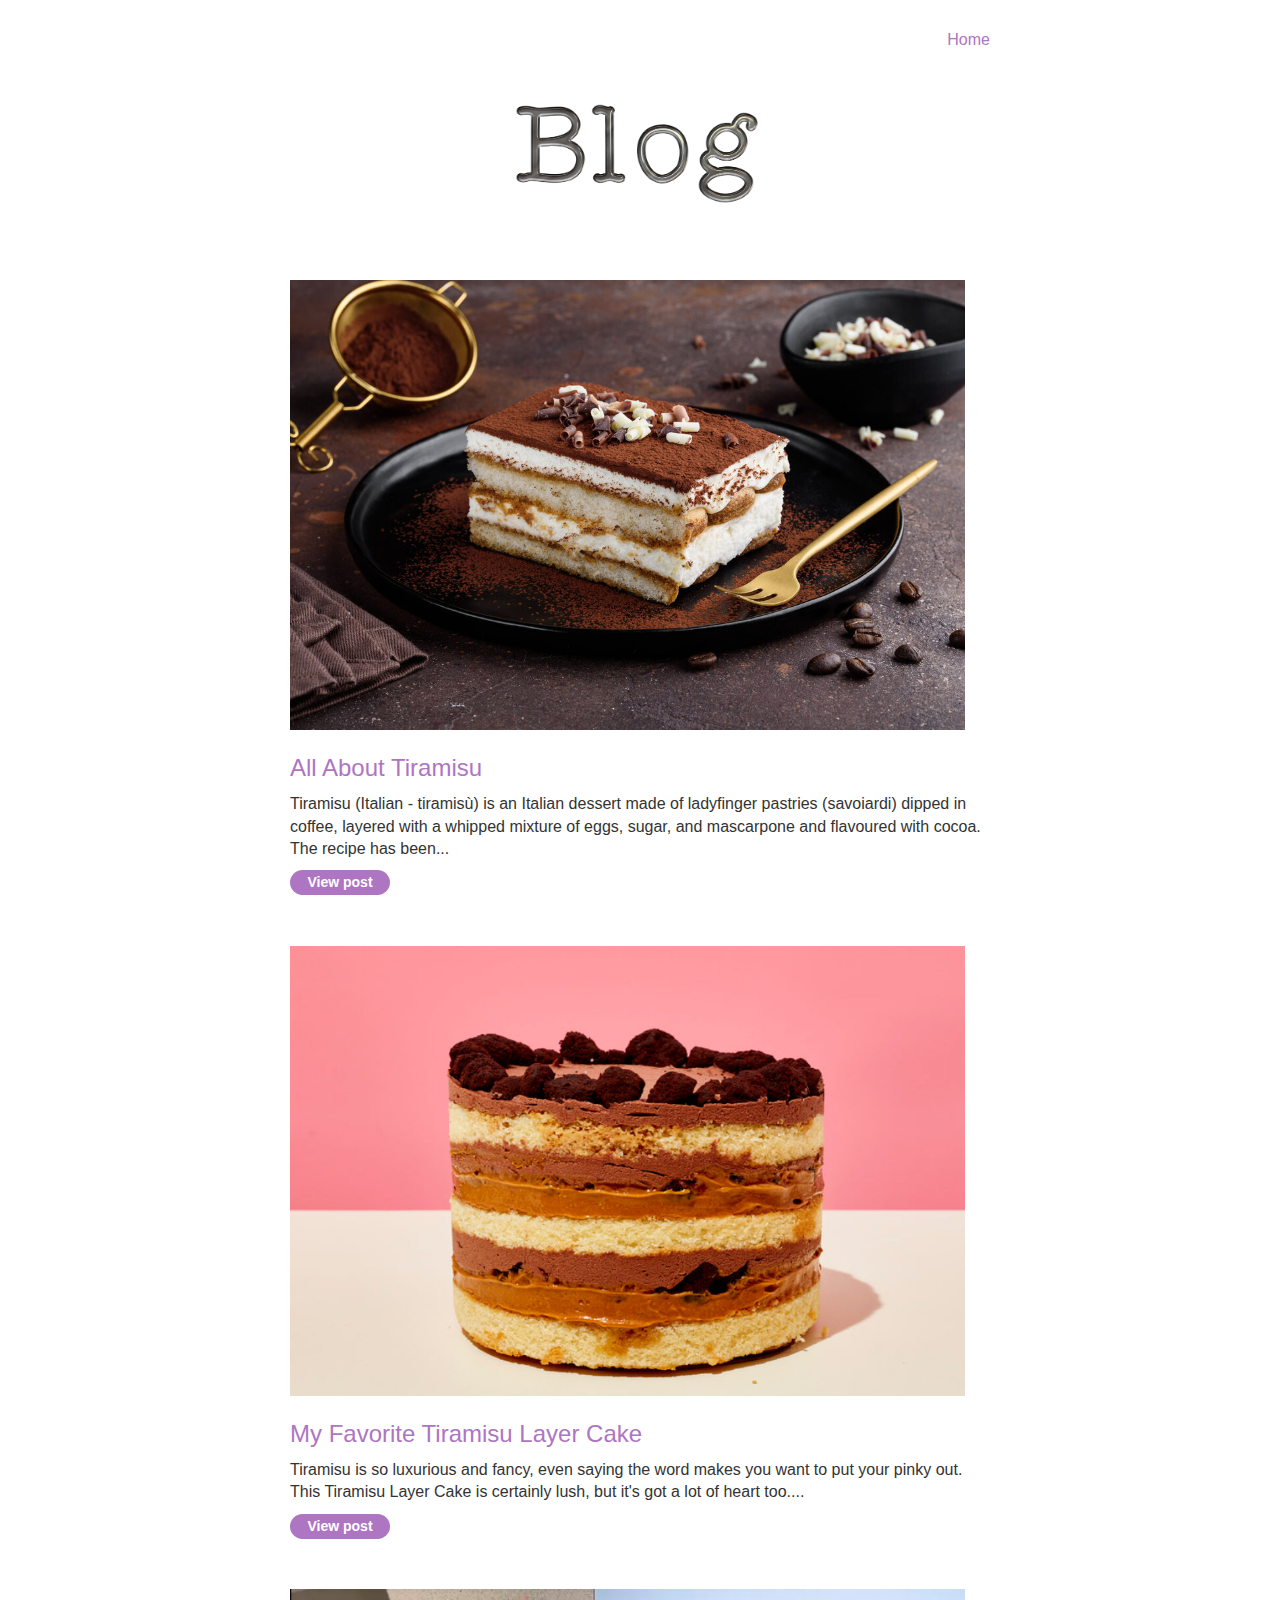
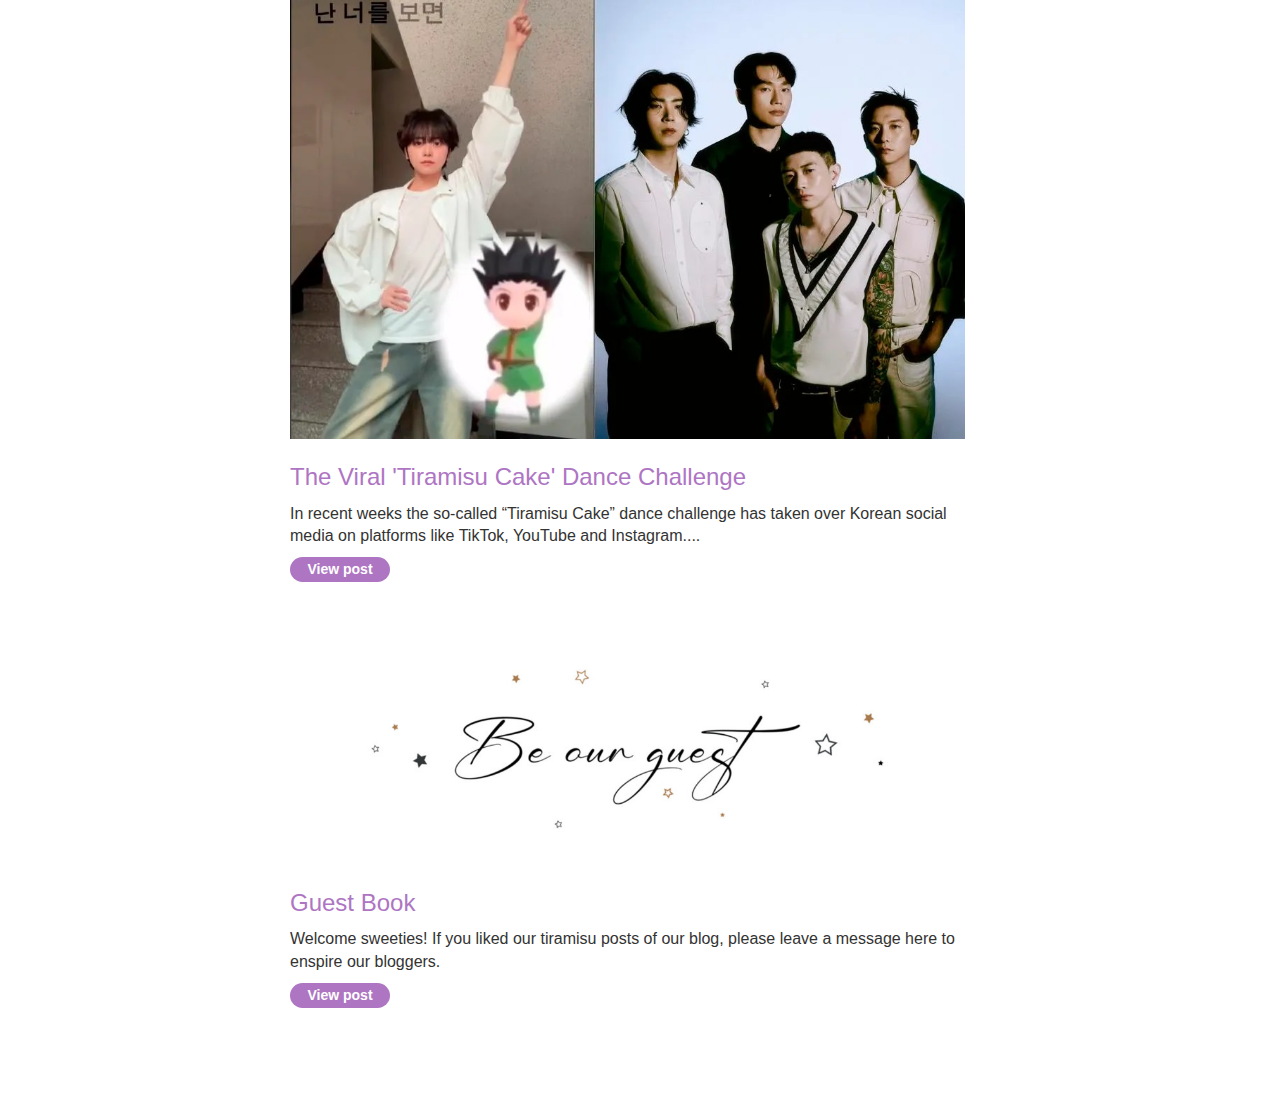
<file: index.html>
<!DOCTYPE html>
<html>
    <head>
        <meta charset="UTF-8"> 
        <link href="resources/css/labsBlog.css" rel="stylesheet">
        <title>TiRaMiSu CAKE</title>
    </head>
    <body>
        <div theme="blog">
            <section class="maincontainer">
                <div class="container is-page">
                    <header class="navigation-header">
                        <section class="top-links">
                            <a href="index.html">Home</a><p>|</p>
                        </section>
                    </header>
                    <header class="notification-header">
                    </header>
                    <div style="text-align: center;">
                        <br><br><img src="resources/images/blogtext.png" width="250" height="123"><br><br>
                    </div>
                    <section class="blog-list">
                        <div class="blog-post">
                            <a href="post1.php"><img src="resources/images/tiramisu1.jpg" width="675" height="450"></a>
                            <h2>All About Tiramisu</h2>
                            <p>Tiramisu (Italian - tiramisù) is an Italian dessert made of ladyfinger pastries (savoiardi) dipped in coffee, layered with a whipped mixture of eggs, sugar, and mascarpone and flavoured with cocoa. The recipe has been...</p>
                            <a class="button is-small" href="post1.php">View post</a>
                        </div>
                        <br>
                        <div class="blog-post">
                            <a href="post2.php"><img src="resources/images/tiramisu2.png" width="675" height="450"></a>
                            <h2>My Favorite Tiramisu Layer Cake</h2>
                            <p>Tiramisu is so luxurious and fancy, even saying the word makes you want to put your pinky out. This Tiramisu Layer Cake is certainly lush, but it's got a lot of heart too....</p>
                            <a class="button is-small" href="post2.php">View post</a>
                        </div>
                        <br>
                        <div class="blog-post">
                            <a href="post3.php"><img src="resources/images/tiramisu3.jpg" width="675" height="450"></a>
                            <h2>The Viral 'Tiramisu Cake' Dance Challenge</h2>
                            <p>In recent weeks the so-called “Tiramisu Cake” dance challenge has taken over Korean social media on platforms like TikTok, YouTube and Instagram....</p>
                            <a class="button is-small" href="post3.php">View post</a>
                        </div>
                        <br>
                        <div class="blog-post">
                            <a href="guest_book.html"><img src="resources/images/guest.jpg" width="675"></a>
                            <h2>Guest Book</h2>
                            <p>Welcome sweeties! If you liked our tiramisu posts of our blog, please leave a message here to enspire our bloggers.</p>
                            <a class="button is-small" href="guest_book.html">View post</a>
                        </div>
                        <br>
                    </section>
                </div>
            </section>
        </div>
    </body>
</html>
</file>
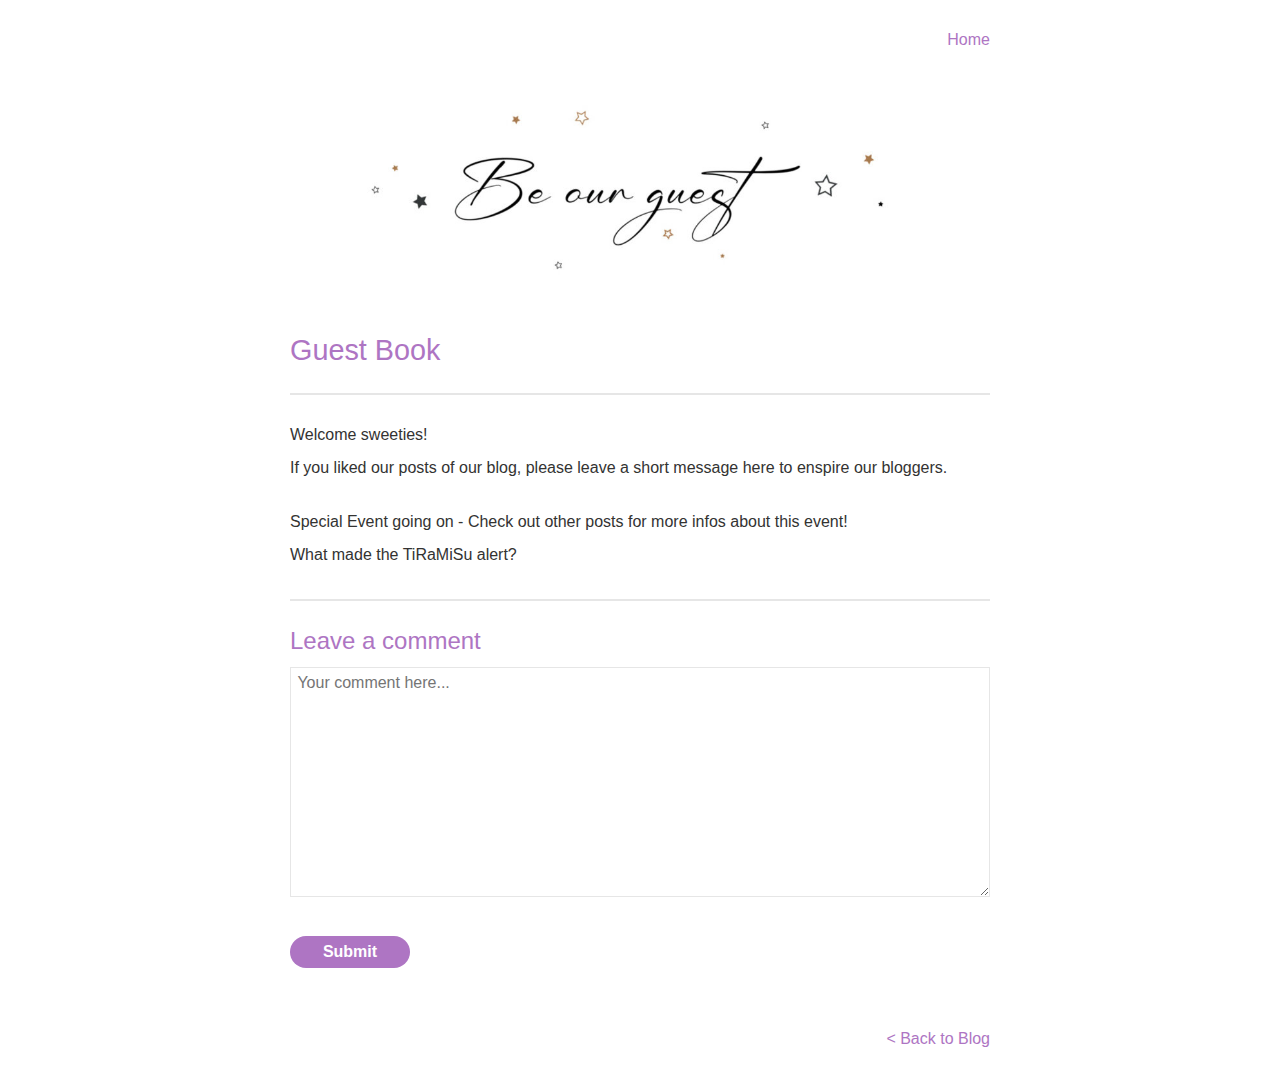
<file: guest_book.html>
<!DOCTYPE html> 
<html>
    <head>
        <meta charset="UTF-8">
        <link href=resources/css/labsBlog.css rel=stylesheet>
        <title>TiRaMiSu CAKE</title>
    </head>
    <body>
        <div theme="blog">
            <section class="maincontainer">
                <div class="container is-page">
                    <header class="navigation-header">
                        <section class="top-links">
                            <a href="index.html">Home</a><p>|</p>
                        </section>
                    </header>
                    <header class="notification-header">
                    </header>
                    <div class="blog-post">
                        <br>
                        <img src="resources/images/guest.jpg" width="675"> 
                        <h1>Guest Book</h1>
                        <hr>
                        <p>Welcome sweeties!</p>
                        <p>If you liked our posts of our blog, please leave a short message here to enspire our bloggers.</p>
                        <br>
                        <p>Special Event going on - Check out other posts for more infos about this event!</p>
                        <p>What made the TiRaMiSu alert?</p>
                        <br>
                        <hr>
                        <section class="add-comment">
                            <h2>Leave a comment</h2>
                            <form action="submit_comment.php" method="POST">
                                <textarea required rows="12" cols="300" name="comment" placeholder="Your comment here..."></textarea>
                                <button class="button" type="submit">Submit</button>
                            </form>
                        </section>
                        <br><br>
                        <div class="is-linkback">
                            <a href="index.html">Back to Blog</a>
                        </div>
                    </div>
                </div>
            </section>
            <div class="footer-wrapper">
            </div>
        </div>
    </body>
</html>
</file>
<file: resources/css/labsBlog.css>
:root {
    --spacingbase: 0.9em;
  }
  
  @media (min-width: 992px) {
    :root {
      --spacingbase: 1em;
    }
  }
  @media (min-width: 1200px) {
    :root {
      --spacingbase: 1.1em;
    }
  }
  /*2*/
  /*4*/
  /*8*/
  /*12*/
  /*20*/
  /*32*/
  /*52*/
  /*84*/
  /* component spacing */
  /*Spacing used for container columns layouts*/
  :root {
    /* set base values */
    --text-base-size: 1em;
    --text-scale-ratio: 1.1;
    /* type scale */
    --text-xs: calc(1em / (var(--text-scale-ratio) * var(--text-scale-ratio)));
    --text-sm: calc(1em / var(--text-scale-ratio));
    --text-md: calc(1.01em * var(--text-scale-ratio));
    --text-lg: calc(1em * var(--text-scale-ratio) * var(--text-scale-ratio));
    --text-xl: calc(1em * var(--text-scale-ratio) * var(--text-scale-ratio) * var(--text-scale-ratio));
    --text-xxl: calc(1em * var(--text-scale-ratio) * var(--text-scale-ratio) * var(--text-scale-ratio) * var(--text-scale-ratio));
    --text-xxxl: calc(1em * var(--text-scale-ratio) * var(--text-scale-ratio) * var(--text-scale-ratio) * var(--text-scale-ratio) * var(--text-scale-ratio));
    /* line-height */
    --heading-line-height: 1;
    --text-lineheight: 1.4;
    --text-lineheight-sm: 1.3;
    --text-lineheight-md: 1.45;
    --text-lineheight-lrg: 1.5;
  }
  
  @media (min-width: 992px) {
    :root {
      --text-scale-ratio: 1.15;
      --text-lineheight: 1.45;
    }
  }
  @media (min-width: 1200px) {
    :root {
      --text-scale-ratio: 1.2;
      --text-lineheight: 1.5;
    }
  }
  .orange-border-bottom {
    border-bottom: 2px solid #ff6633 !important;
    padding: 5px 0px !important;
  }
  
  .white-border-bottom, .navcontainer .navlist-container h3 {
    border-bottom: 1px solid #fff !important;
  }
  
  .light-grey-border {
    border: 1px solid #b3b3b3 !important;
  }
  
  .light-grey-border-top {
    border-top: 1px solid #b3b3b3 !important;
  }
  
  .lighter-grey-border {
    border: 1px solid #cbd0d1 !important;
  }
  
  .lighter-grey-border-bottom, .navcontainer .navlist-container h3 {
    border-bottom: 1px solid #cbd0d1 !important;
  }
  
  .border-bottom-grey {
    border-bottom: 1px solid #999 !important;
  }
  
  .border-top-grey {
    border-top: 1px solid #999 !important;
  }
  
  .border-bottom-light-grey {
    border-bottom: 1px solid #b3b3b3 !important;
  }
  
  .border-top-light-grey {
    border-top: 1px solid #b3b3b3 !important;
  }
  
  .border-bottom-x-light-grey {
    border-bottom: 1px solid #e6e6e6 !important;
  }
  
  .border-top-x-light-grey {
    border-top: 1px solid #e6e6e6 !important;
  }
  
  div.border-bottom-x-light-grey {
    margin: 1em 0 !important;
  }
  
  .white-border-dashed-offset {
    outline: 1px dashed #fff;
    outline-offset: -6px;
  }
  
  .x-light-grey-border {
    border: 1px solid #e6e6e6 !important;
  }
  
  .maincontainer h1,
  .maincontainer h2,
  .maincontainer h3,
  .maincontainer h4 {
    color: #ae75c3;
  }
  .maincontainer h1 a,
  .maincontainer h2 a,
  .maincontainer h3 a,
  .maincontainer h4 a {
    color: #ae75c3;
  }
  
  *, *:before, *:after {
    -moz-box-sizing: border-box;
    -webkit-box-sizing: border-box;
    box-sizing: border-box;
  }
  
  body {
    margin: 0;
    min-width: 290px;
    min-height: 100vh;
  }
  
  .is-flex {
    display: -webkit-box;
    display: -moz-box;
    display: -ms-flexbox;
    display: -webkit-flex;
    display: flex;
  }
  .is-flex .maincontainer {
    -moz-flex: 1 1 auto;
    -webkit-flex: 1 1 auto;
    -ms-flex: 1 1 auto;
    flex: 1 1 auto;
    min-height: 100vh;
    min-width: 0;
  }
  .is-flex.flexdirection-col {
    -webkit-box-direction: normal;
    -webkit-box-orient: vertical;
    -moz-box-direction: normal;
    -moz-box-orient: vertical;
    -webkit-flex-direction: column;
    -ms-flex-direction: column;
    flex-direction: column;
  }
  
  .container {
    height: calc(100% - 7.5em);
  }
  
  hr {
    border: 1px solid #e6e6e6;
    margin: 1.8em 0;
  }
  
  hr:last-of-type {
    margin-top: 0;
  }
  
  .hidden {
    display: none !important;
    visibility: hidden !important;
  }
  
  .container-list-tiles {
    -webkit-box-pack: justify;
    -moz-box-pack: justify;
    -ms-flex-pack: justify;
    -webkit-justify-content: space-between;
    justify-content: space-between;
    display: -webkit-box;
    display: -moz-box;
    display: -ms-flexbox;
    display: -webkit-flex;
    display: flex;
    flex-wrap: wrap;
    margin: 1em 0;
  }
  .container-list-tiles > div {
    padding: 1em 0 2em 0;
    -moz-flex: 1 0 24%;
    -webkit-flex: 1 0 24%;
    -ms-flex: 1 0 24%;
    flex: 1 0 24%;
    max-width: 24%;
  }
  .container-list-tiles > div img:first-of-type {
    border: 1px solid #e6e6e6;
    width: 270px;
    height: 200px;
    border-radius: 5px;
    opacity: 0.9;
    padding: 0;
  }
  .container-list-tiles > div img:nth-of-type(2) {
    border: none;
  }
  .container-list-tiles > div h3 {
    font-size: 0.8em;
    font-weight: bold;
  }
  .container-list-tiles > div .button {
    float: unset;
    margin: 0.7em auto 0 auto;
    display: block;
    border-radius: 0;
  }
  
  @media screen and (max-width: 1024px) {
    .maincontainer {
      min-height: 360px;
    }
  }
  @media screen and (max-width: 991px) {
    .is-flex {
      flex-direction: column;
    }
    .is-flex .rightcol {
      margin-left: 0px;
      max-width: 100%;
    }
  }
  .container {
    width: 1140px;
    background: #fff;
    margin: 0 auto;
    padding: 0;
  }
  .container.is-flex {
    display: -webkit-box;
    display: -moz-box;
    display: -ms-flexbox;
    display: -webkit-flex;
    display: flex;
  }
  .container.is-flex .leftcol {
    margin-right: 1.8em;
  }
  .container.is-flex .maincol {
    -moz-flex: 1 1 auto;
    -webkit-flex: 1 1 auto;
    -ms-flex: 1 1 auto;
    flex: 1 1 auto;
    min-height: 100%;
    min-width: 0;
  }
  .container.is-flex .rightcol {
    margin-left: 1.8em;
    max-width: 31.8em;
  }
  
  .maincontainer .container {
    padding: 1.8em 0;
  }
  .maincontainer .container .information {
    background: #ebf0f2;
    padding: 1em;
    border-radius: 15px;
  }
  .maincontainer .container .information p:last-of-type {
    margin-bottom: 0;
  }
  
  @media screen and (max-width: 1190px) {
    .container {
      padding: 0 1em;
      width: 100%;
      max-width: 1140px;
    }
  
    .maincontainer .container {
      padding: 1.8em 1em;
    }
  }
  @media screen and (max-width: 1024px) {
    .maincontainer {
      min-height: 360px;
    }
  }
  @media screen and (max-width: 991px) {
    .container.is-flex {
      flex-direction: column;
    }
    .container.is-flex .rightcol {
      margin-left: 0px;
      max-width: 100%;
    }
  }
  a {
    color: #ae75c3;
    text-decoration: none;
  }
  a:hover, a:active {
    color: #9160a5;
    text-decoration: underline;
  }
  a.white {
    color: #fff;
  }
  
  .is-linkback {
    text-align: right;
  }
  .is-linkback:before {
    content: "<";
    color: #ae75c3;
  }
  .is-linkback:before:hover, .is-linkback:before:active {
    color: #9160a5;
    text-decoration: underline;
  }
  .is-linkback a:hover {
    text-decoration: none;
  }
  
  .margin-none {
    margin: 0px !important;
  }
  
  .short-content-spacing {
    margin: 4% 0 6% 0 !important;
  }
  
  .center-block {
    display: block;
    margin-right: auto;
    margin-left: auto;
  }
  
  .margin-s {
    margin: 5px !important;
  }
  
  .margin-m {
    margin: 1em !important;
  }
  
  .margin-l {
    margin: 1.8em !important;
  }
  
  .margin-left-s {
    margin-left: 5px !important;
  }
  
  .margin-left-m {
    margin-left: 1em !important;
  }
  
  .margin-left-l {
    margin-left: 1.8em !important;
  }
  
  .margin-right-s {
    margin-right: 5px !important;
  }
  
  .margin-right-m {
    margin-right: 1em !important;
  }
  
  .margin-right-l {
    margin-right: 1.8em !important;
  }
  
  .margin-top-s {
    margin-top: 10px !important;
  }
  
  .margin-top-m {
    margin-top: 1.8em !important;
  }
  
  .margin-top-l {
    margin-top: 50px !important;
  }
  
  .margin-bottom-s {
    margin-bottom: 10px !important;
  }
  
  .margin-bottom-m {
    margin-bottom: 1.8em !important;
  }
  
  .margin-bottom-l {
    margin-bottom: 50px !important;
  }
  
  .margin-bottom-40 {
    margin-bottom: 40%;
  }
  
  .navcontainer {
    min-height: 100vh;
    min-width: 400px;
    max-width: 400px;
    background-color: #0071bc;
    padding: 1em;
    position: fixed;
  }
  .navcontainer h1, .navcontainer h2, .navcontainer h3, .navcontainer h4, .navcontainer li, .navcontainer a {
    color: #fff;
  }
  .navcontainer h2 {
    font-size: var(--text-xl);
  }
  .navcontainer .navlist-container {
    overflow: scroll;
    max-height: calc(100vh - 100px);
  }
  .navcontainer .navlist-container h3 {
    margin: 16px 0 8px 0;
    display: block;
    font-size: 1em;
    font-weight: bold;
    width: 100%;
    color: #fff;
  }
  .navcontainer .navlist-container h3:first-of-type {
    margin: 0 0 8px 0;
  }
  .navcontainer .navlist-container a {
    text-decoration: none;
  }
  .navcontainer .navlist-container a:hover {
    background-color: #094c72;
  }
  .navcontainer .navlist-container ul {
    padding: 0;
    margin: 0;
  }
  .navcontainer .navlist-container ul li {
    list-style: none;
    line-height: 1.5em;
    background: none;
    padding: 0;
    margin: 5px;
    position: relative;
    right: 5px;
  }
  .navcontainer .navlist-container ul li a {
    width: 100%;
    height: 100%;
    display: block;
    padding-left: 5px;
  }
  .navcontainer .navlist-container ul li.is-dropdown {
    font-weight: 600;
    right: 0;
  }
  .navcontainer .navlist-container ul li.is-dropdown label {
    display: inline-block;
    -webkit-transform: rotate(90deg) scale(1, 1.5);
    -moz-transform: rotate(90deg) scale(1, 1.5);
    -ms-transform: rotate(90deg) scale(1, 1.5);
    -o-transform: rotate(90deg) scale(1, 1.5);
    transform: rotate(90deg) scale(1, 1.5);
    font-size: 18px;
    margin-right: 5px;
    font-weight: 400;
    color: white;
  }
  .navcontainer .navlist-container ul li.is-dropdown label + ul li {
    display: none;
    font-weight: 400;
  }
  .navcontainer .navlist-container ul li.is-dropdown input[type=checkbox]:checked + label {
    -webkit-transform: rotate(270deg) scale(1, 1.5);
    -moz-transform: rotate(270deg) scale(1, 1.5);
    -ms-transform: rotate(270deg) scale(1, 1.5);
    -o-transform: rotate(270deg) scale(1, 1.5);
    transform: rotate(270deg) scale(1, 1.5);
  }
  .navcontainer .navlist-container ul li.is-dropdown input[type=checkbox]:checked + label + ul {
    margin: 0 0 0 15px;
  }
  .navcontainer .navlist-container ul li.is-dropdown input[type=checkbox]:checked + label + ul li {
    display: block;
  }
  
  .section-padding {
    padding: 1.8em 0;
  }
  
  .section-padding-lrg {
    padding: 40px 0px;
  }
  
  @media only screen and (max-width: 767px) {
    .section-padding, .section-padding-lrg {
      padding: 1em 0;
    }
  }
  .padding-s {
    padding: 5px !important;
  }
  
  .padding-m {
    padding: 1em !important;
  }
  
  .padding-l {
    padding: 1.8em !important;
  }
  
  .padding-left-s, .navcontainer .navlist-container h3 {
    padding-left: 5px !important;
  }
  
  .padding-left-m {
    padding-left: 1em !important;
  }
  
  .padding-left-l {
    padding-left: 1.8em !important;
  }
  
  .padding-right-s {
    padding-right: 5px !important;
  }
  
  .padding-right-m {
    padding-right: 1em !important;
  }
  
  .padding-right-l {
    padding-right: 1.8em !important;
  }
  
  .padding-top-s {
    padding-top: 10px !important;
  }
  
  .padding-top-m {
    padding-top: 1.8em !important;
  }
  
  .padding-top-l {
    padding-top: 50px !important;
  }
  
  .padding-bottom-s {
    padding-bottom: 10px !important;
  }
  
  .padding-bottom-m {
    padding-bottom: 1.8em !important;
  }
  
  .padding-bottom-l {
    padding-bottom: 50px !important;
  }
  
  body {
    background: #fff !important;
    color: #333332;
    font-size: 16px;
    -webkit-font-smoothing: antialiased;
    -moz-osx-font-smoothing: grayscale;
    font-family: Arial, "Helvetica Neue", Helvetica, sans-serif;
    line-height: 1.4;
    overflow-wrap: break-word;
    word-wrap: break-word;
  }
  
  p {
    margin: 0 0 10px;
  }
  p.is-warning {
    color: #b50000;
    display: inline;
    margin-left: calc(0.25 * var(--spacingbase));
  }
  p.is-warning:first-child {
    margin-left: 0;
  }
  
  .smaller-text {
    font-size: 0.9em;
  }
  
  h1, h2, h3, h4, h5, .h2, .h3, .h4, h5, .h5 {
    font-family: inherit;
    font-weight: 500;
    line-height: var(--heading-line-height);
    margin: calc(0.75 * var(--spacingbase)) 0 calc(0.5 * var(--spacingbase)) 0;
    color: #ff6633;
  }
  h1.is-underlined, h2.is-underlined, h3.is-underlined, h4.is-underlined, h5.is-underlined, .h2.is-underlined, .h3.is-underlined, .h4.is-underlined, h5.is-underlined, .h5.is-underlined {
    border-bottom: 1px solid #ff6633;
    padding-bottom: calc(0.1125 * var(--spacingbase));
  }
  h1:first-child, h2:first-child, h3:first-child, h4:first-child, h5:first-child, .h2:first-child, .h3:first-child, .h4:first-child, h5:first-child, .h5:first-child {
    margin-top: 0;
  }
  h1:last-child, h2:last-child, h3:last-child, h4:last-child, h5:last-child, .h2:last-child, .h3:last-child, .h4:last-child, h5:last-child, .h5:last-child {
    margin-bottom: 0;
  }
  
  h1, .h1 {
    font-size: var(--text-xxxl);
  }
  
  h2, .h2 {
    font-size: var(--text-xxl);
  }
  
  h3, .h3 {
    font-size: var(--text-xl);
  }
  
  h4, .h4 {
    font-size: var(--text-lg);
  }
  
  h5, .h5 {
    font-size: var(--text-md);
    line-height: var(--text-lineheight);
  }
  
  cite {
    margin: 1em 2em;
    font-style: italic;
    display: inline-block;
    border-left: 2px solid #ff6633;
    padding: 0 1.6em;
    color: rgba(51, 51, 51, 0.3);
  }
  
  .smallprint {
    font-size: 12px;
  }
  
  .nowrap, .text-nowrap {
    white-space: nowrap !important;
  }
  
  .pre-wrap {
    white-space: pre-wrap !important;
  }
  
  .text-left {
    text-align: left !important;
  }
  
  .text-center {
    text-align: center !important;
  }
  
  .text-right {
    text-align: right !important;
  }
  
  .navcontainer .navlist-container h3 {
    text-transform: uppercase;
  }
  
  .text-highlight {
    font-weight: 600;
  }
  
  .iefix-word-break {
    -ms-word-break: break-all;
  }
  
  .light-grey-text {
    color: #b3b3b3;
  }
  
  .is-dark input, .is-dark textarea {
    font-family: Courier, monospace;
  }
  
  .block {
    display: block;
  }
  
  .is-initiallyhidden {
    display: none;
  }
  
  input[type=submit], input[type=button], input[type=reset], button {
    font-family: inherit;
    font-size: inherit;
  }
  
  .button {
    -webkit-border-radius: 25px;
    -moz-border-radius: 25px;
    border-radius: 25px;
    -ms-touch-action: manipulation;
    touch-action: manipulation;
    -webkit-user-select: none;
    -moz-user-select: none;
    -ms-user-select: none;
    user-select: none;
    background-color: #ae75c3;
    color: #fff;
    font-size: 16px;
    font-weight: bold;
    padding: 7px 1em;
    text-align: center;
    text-decoration: none !important;
    white-space: nowrap;
    min-width: 120px;
  }
  .button.disabled {
    border: 1px solid #999999;
    background-color: #cccccc;
    color: #666666;
  }
  .button:hover:enabled, .button:active:enabled {
    cursor: pointer;
    color: #fff;
  }
  .button:hover:enabled {
    -o-transition: background-color 0.3s ease, color 0.3s ease;
    -moz-transition: background-color 0.3s ease, color 0.3s ease;
    -webkit-transition: background-color 0.3s ease, color 0.3s ease;
    transition: background-color 0.3s ease, color 0.3s ease;
    background-color: #9160a5;
  }
  .button:active:enabled {
    -o-transition: none;
    -moz-transition: none;
    -webkit-transition: none;
    transition: none;
    background-color: #6f4582;
  }
  .button.is-large {
    -webkit-border-radius: 20px;
    -moz-border-radius: 20px;
    border-radius: 20px;
    padding: 5px 25px;
    min-width: 200px;
    font-size: 24px;
  }
  .button.is-small {
    padding: 5px 12px;
    min-width: 100px;
    font-size: 14px;
    line-height: 15px;
  }
  .button.is-warning {
    background-color: #d60000;
  }
  .button.is-warning:hover:enabled, .button.is-warning:active:enabled {
    background-color: #b50000;
  }
  .button.is-positiveaction {
    background-color: #70d16d;
  }
  .button.is-positiveaction:hover:enabled, .button.is-positiveaction:active:enabled {
    background-color: #089800;
  }
  .button a:hover {
    text-decoration: none;
  }
  
  button.button {
    border: none;
  }
  
  input[type=submit], input[type=button], input[type=reset] {
    text-size-adjust: 100%;
    -webkit-appearance: button;
  }
  
  @media only screen and (max-width: 767px) {
    input[type=submit], input[type=button], input[type=reset], button, .btn {
      margin: 1em 0;
    }
  }
  @media screen and (max-width: 480px) {
    input[type=submit], input[type=button], input[type=reset], button, .btn {
      margin: 2em auto;
      display: block;
      width: 100%;
    }
  }
  .top-links {
    text-align: right;
    display: flex;
    justify-content: flex-end;
    flex: 0 1 100%;
  }
  .top-links .user-level-administrator {
    font-weight: bold;
  }
  
  .top-links p {
    padding: 0 10px;
  }
  
  .top-links p:last-child {
    display: none;
  }
  
  .shipping-info {
    display: flex;
    color: #0071bc;
    flex: 1 0 auto;
  }
  
  .shipping-info img {
    padding-right: 11px;
  }
  
  .navigation-header {
    display: flex;
  }
  
  input, button, select, textarea {
    font-family: inherit;
    font-size: inherit;
  }
  
  input, select, textarea {
    -webkit-border-radius: 0;
    -moz-border-radius: 0;
    border-radius: 0;
    width: 100%;
    min-height: 1.5em;
    border: 1px solid #e6e6e6;
    padding: 0.4em;
    background-color: #fff;
    color: #333332;
    margin-bottom: 1em;
    max-width: 100%;
  }
  input:hover, select:hover, textarea:hover {
    border: 1px solid #cbd0d1;
  }
  input:focus, select:focus, textarea:focus {
    border: 1px solid #ae75c3;
    outline: 1px solid #ae75c3;
  }
  
  textarea {
    width: 100%;
  }
  
  form {
    max-width: 700px;
  }
  form input[type=username], form input[type=password] {
    max-width: 50%;
    display: block;
  }
  form button {
    display: inline-block;
    margin: 1em 0;
  }
  
  select {
    -webkit-border-radius: 0;
    -moz-border-radius: 0;
    border-radius: 0;
    margin: 4px 0px;
    height: 30px;
    border: 1px solid #e6e6e6;
    padding: 4px;
    background-color: white !important;
    color: #333332;
    font-family: inherit;
    font-size: inherit;
    min-width: 120px;
    max-width: 320px;
  }
  select::-ms-expand {
    display: none;
  }
  select:hover {
    border: 1px solid #cbd0d1;
  }
  select:focus {
    border: 1px solid #ae75c3;
  }
  
  .confirmation {
    display: flex;
    flex-direction: column;
    align-items: center;
  }
  
  label {
    color: #999;
    display: block;
    line-height: 25px;
  }
  
  .notification-labsolved-hidden {
    max-height: 0;
    opacity: 0;
    overflow: hidden;
    visibility: hidden;
  }
  .notification-labsolved-hidden .container {
    max-height: 0;
  }
  
  .notification-labsolved {
    -o-transition: max-height 0.5s ease-in 0s, opacity 0.5s ease-in 0.2s, transition 0.5s ease-in 0.2s;
    -moz-transition: max-height 0.5s ease-in 0s, opacity 0.5s ease-in 0.2s, transition 0.5s ease-in 0.2s;
    -webkit-transition: max-height 0.5s ease-in 0s, opacity 0.5s ease-in 0.2s, transition 0.5s ease-in 0.2s;
    transition: max-height 0.5s ease-in 0s, opacity 0.5s ease-in 0.2s, transition 0.5s ease-in 0.2s;
    background-color: #ff6633;
    opacity: 1;
    max-height: 100px;
    visibility: visible;
  }
  .notification-labsolved .container {
    display: -webkit-box;
    display: -moz-box;
    display: -ms-flexbox;
    display: -webkit-flex;
    display: flex;
    -webkit-box-pack: justify;
    -moz-box-pack: justify;
    -ms-flex-pack: justify;
    -webkit-justify-content: space-between;
    justify-content: space-between;
    -webkit-box-align: center;
    -moz-box-align: center;
    -ms-flex-align: center;
    -webkit-align-items: center;
    align-items: center;
    -o-transition: max-height 0.5s ease-in 0s, padding 0.5s ease-in 0s;
    -moz-transition: max-height 0.5s ease-in 0s, padding 0.5s ease-in 0s;
    -webkit-transition: max-height 0.5s ease-in 0s, padding 0.5s ease-in 0s;
    transition: max-height 0.5s ease-in 0s, padding 0.5s ease-in 0s;
    background-color: #ff6633;
    margin: 0 auto;
    max-height: 100px;
    padding: calc(calc(1 * var(--spacingbase)) - 3px) 0 calc(1 * var(--spacingbase)) 0;
  }
  .notification-labsolved .container h4 {
    flex: 1;
    margin: 0;
    padding-right: 10px;
  }
  .notification-labsolved .container span {
    padding-right: 10px;
    font-weight: bold;
  }
  .notification-labsolved .container h4, .notification-labsolved .container a, .notification-labsolved .container span {
    color: #fff;
  }
  .notification-labsolved .container a {
    display: -webkit-inline-flex;
    display: -ms-inline-flexbox;
    display: inline-flex;
    -webkit-box-align: center;
    -moz-box-align: center;
    -ms-flex-align: center;
    -webkit-align-items: center;
    align-items: center;
    vertical-align: middle;
  }
  .notification-labsolved .container a.button {
    background-color: #333332;
    border-radius: 0;
    min-width: 0;
    padding: 0 5px;
    background-color: transparent;
  }
  .notification-labsolved .container a.button:hover {
    color: #333332;
  }
  .notification-labsolved .container a.button svg {
    fill: currentColor;
    padding-right: 5px;
  }
  .notification-labsolved .container a:last-child {
    -o-transition: color 0.2s, fill 0.2s;
    -moz-transition: color 0.2s, fill 0.2s;
    -webkit-transition: color 0.2s, fill 0.2s;
    transition: color 0.2s, fill 0.2s;
    padding-left: 20px;
  }
  .notification-labsolved .container a:last-child svg {
    fill: currentColor;
    padding-left: 5px;
    height: 12px;
  }
  .notification-labsolved .container a:last-child:hover {
    text-decoration: none;
    color: #333332;
  }
  
  .search, .search-filters, .login-form {
    background: #ebf0f2;
    padding: 1em;
  }
  .search input, .search textarea, .search-filters input, .search-filters textarea, .login-form input, .login-form textarea {
    background: white;
  }
  .search input::-webkit-input-placeholder, .search textarea::-webkit-input-placeholder, .search-filters input::-webkit-input-placeholder, .search-filters textarea::-webkit-input-placeholder, .login-form input::-webkit-input-placeholder, .login-form textarea::-webkit-input-placeholder {
    color: #999;
  }
  .search input:-moz-placeholder, .search textarea:-moz-placeholder, .search-filters input:-moz-placeholder, .search-filters textarea:-moz-placeholder, .login-form input:-moz-placeholder, .login-form textarea:-moz-placeholder {
    color: #999;
  }
  .search input::-moz-placeholder, .search textarea::-moz-placeholder, .search-filters input::-moz-placeholder, .search-filters textarea::-moz-placeholder, .login-form input::-moz-placeholder, .login-form textarea::-moz-placeholder {
    color: #999;
  }
  .search input:-ms-input-placeholder, .search textarea:-ms-input-placeholder, .search-filters input:-ms-input-placeholder, .search-filters textarea:-ms-input-placeholder, .login-form input:-ms-input-placeholder, .login-form textarea:-ms-input-placeholder {
    color: #999;
  }
  
  .login-form img {
    margin-right: 1em;
    width: 5em;
  }
  
  .search {
    color: white;
  }
  .search form {
    display: -webkit-box;
    display: -moz-box;
    display: -ms-flexbox;
    display: -webkit-flex;
    display: flex;
    margin: 0 auto;
  }
  .search form input {
    -moz-flex: 1 1 auto;
    -webkit-flex: 1 1 auto;
    -ms-flex: 1 1 auto;
    flex: 1 1 auto;
    margin-bottom: 0;
  }
  .search form input:hover {
    border: 1px solid #cbd0d1;
  }
  .search form input:focus {
    border: 1px solid #ae75c3;
    outline: 1px solid #ae75c3;
  }
  .search form button {
    margin: 0 0 0 0.6em;
  }
  
  .search-filters {
    color: white;
  }
  .search-filters a {
    border: 1px solid white;
    padding: 4px 5px;
    margin: 3px 0;
    display: inline-block;
  }
  .search-filters a:hover {
    -o-transition: background 0.2s linear;
    -moz-transition: background 0.2s linear;
    -webkit-transition: background 0.2s linear;
    transition: background 0.2s linear;
    background: #fff;
    border: 1px solid #cbd0d1;
    text-decoration: none;
  }
  .search-filters a:focus {
    border: 1px solid #ae75c3;
  }
  
  #mysteryObjective {
    margin-top: 0.5em;
  }
  
  #mysteryObjective.revealed {
    font-size: 0.8em;
  }
  
  #mysteryReveal, #mysteryLink {
    cursor: pointer;
  }
  
  [theme=blog] {
    margin: auto;
  }
  [theme=blog] h1 {
    font-size: 1.8em;
  }
  [theme=blog] h2 {
    font-size: 1.5em;
  }
  [theme=blog] .blog-header {
    margin: 2.5em 0 2em 0;
    text-align: center;
  }
  [theme=blog] .blog-header img {
    width: 450px;
  }
  [theme=blog] .comment {
    border-top: 1px solid #ebf0f2;
    margin: 1em 0;
    padding-top: 1em;
  }
  [theme=blog] .comment img {
    float: left;
    margin-right: 1em;
    width: 1.6em;
  }
  [theme=blog] .add-comment .button { 
    display: table;
    margin: 1em 0;
  }
  [theme=blog] .add-comment img {
    width: 5em;
  }
  [theme=blog] .blog-top-links {
    text-align: right;
  }
  [theme=blog] .container.is-page {
    width: 700px;
  }
  [theme=blog] .blog-list {
    width: 700px;
    margin: 2em auto;
  }
  [theme=blog] .blog-list a.button {
    margin-bottom: 2em;
    display: inline-block;
  }
  [theme=blog] .blog-list a img {
    border-top: 1px solid #e6e6e6;
    padding-top: 2em;
  }
  [theme=blog] .blog-list a img:first-child {
    border-top: 0;
    padding-top: 0;
  }
  
  /*# sourceMappingURL=labsBlog.css.map */
</file>
